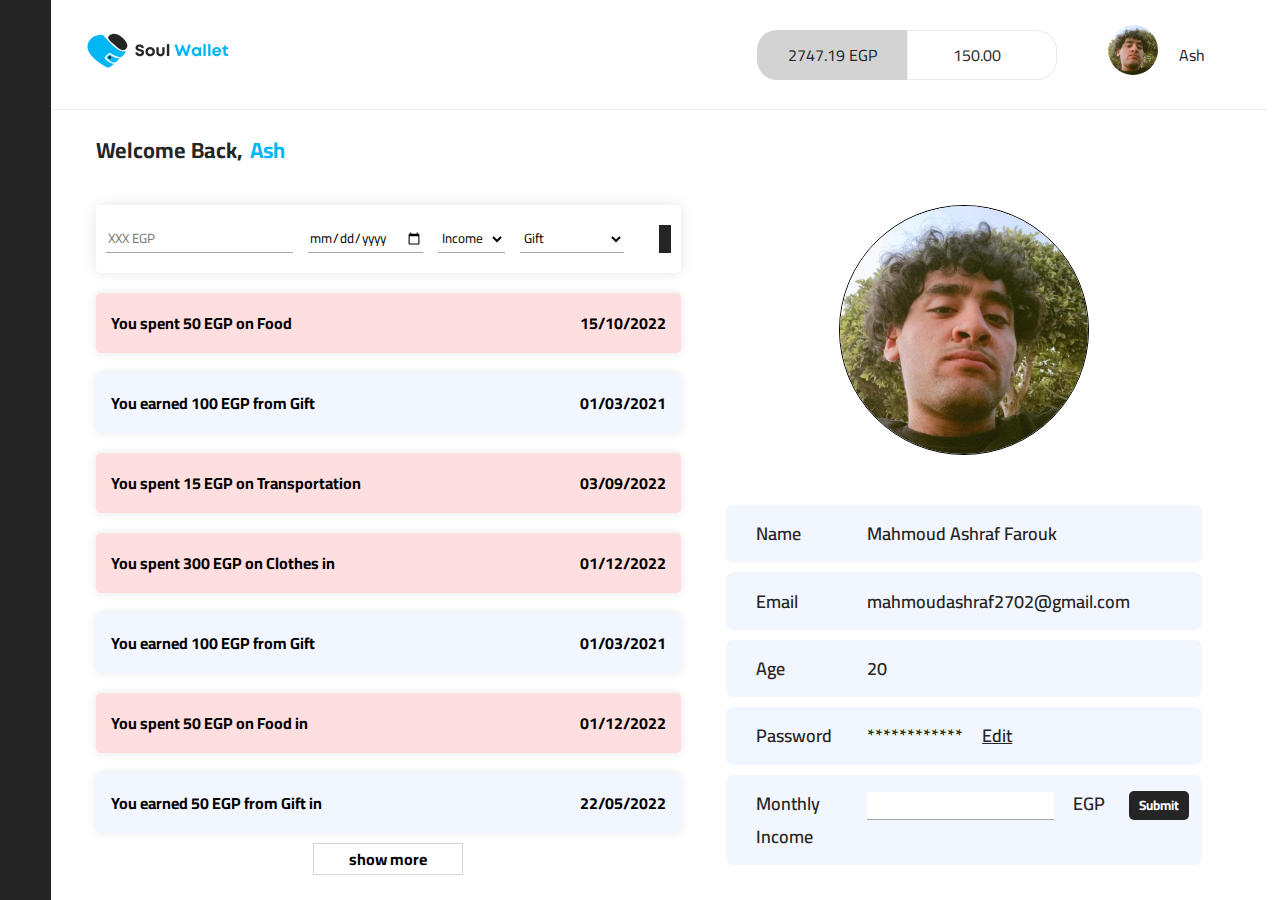
<file: index.html>
<!DOCTYPE html>
<html lang="en">
  <head>
    <meta charset="UTF-8" />
    <meta http-equiv="X-UA-Compatible" content="IE=edge" />
    <meta name="viewport" content="width=device-width, initial-scale=1.0" />
    <link rel="stylesheet" href="style/home.css" />
    <link rel="preconnect" href="https://fonts.googleapis.com" />
    <link rel="preconnect" href="https://fonts.gstatic.com" crossorigin />
    <link
      href="https://fonts.googleapis.com/css2?family=Cairo:wght@300;400;600;700&display=swap"
      rel="stylesheet"
    />
    <link
      rel="stylesheet"
      href="https://cdnjs.cloudflare.com/ajax/libs/font-awesome/6.1.1/css/all.min.css"
      integrity="sha512-KfkfwYDsLkIlwQp6LFnl8zNdLGxu9YAA1QvwINks4PhcElQSvqcyVLLD9aMhXd13uQjoXtEKNosOWaZqXgel0g=="
      crossorigin="anonymous"
      referrerpolicy="no-referrer"
    />
    <title>Soul Wallet | Home</title>
  </head>

  <body>
    <div class="wrapper">
      <div class="sidebar">
        <div class="icons">
          <div class="top">
            <i class="fa-solid fa-wallet"></i>
            <i class="fas fa-exchange-alt"></i>
            <i class="far fa-user"></i>
            <i class="fas fa-cogs"></i>
          </div>
          <div class="bottom">
            <a href="login.html" class="no-underline"
              ><i class="fa-solid fa-arrow-right-from-bracket"></i
            ></a>
          </div>
        </div>
      </div>
      <div class="main">
        <nav>
          <div class="logo">
            <img src="images/logo.png" alt="logo" />
          </div>
          <div class="right-nav">
            <div class="money">
              <div class="EGP flex">2747.19 EGP</div>
              <div class="nav-Dollars flex">
                150.00 <span></span> <i class="fa-solid fa-dollar-sign"></i>
              </div>
            </div>
            <div class="profile">
              <div class="image"><img src="images/ash.png" alt="" /></div>
              <div class="name">Ash</div>
              <i class="fas fa-chevron-down"></i>
            </div>
          </div>
        </nav>
        <div class="welcome-msg">Welcome Back, <span>Ash</span></div>
        <div class="page">
          <div class="e-wallet">
            <div class="add">
              <input type="number" placeholder="XXX EGP " />
              <input type="date" />
              <select>
                <option value="0">Income</option>
                <option value="1">Expense</option>
              </select>
              <select>
                <option value="0">Gift</option>
                <option value="1">Rent</option>
                <option value="1">Clothes</option>
                <option value="1">Food</option>
                <option value="1">Transportation</option>
              </select>
              <button><i class="fa-solid fa-plus"></i></button>
            </div>
            <div class="reports">
              <div class="report">
                <div>You spent 50 EGP on Food</div>
                <span>15/10/2022</span>
              </div>
              <div class="report earn">
                <div>You earned 100 EGP from Gift</div>
                <span>01/03/2021</span>
              </div>
              <div class="report">
                <div>You spent 15 EGP on Transportation</div>
                <span>03/09/2022</span>
              </div>
              <div class="report">
                <div>You spent 300 EGP on Clothes in</div>
                <span>01/12/2022</span>
              </div>
              <div class="report earn">
                <div>You earned 100 EGP from Gift</div>
                <span>01/03/2021</span>
              </div>
              <div class="report">
                <div>You spent 50 EGP on Food in</div>
                <span>01/12/2022</span>
              </div>
              <div class="report earn">
                <div>You earned 50 EGP from Gift in</div>
                <span>22/05/2022</span>
              </div>
            </div>
            <div class="show">show more</div>
          </div>
          <div class="profile-overview">
            <div class="image">
              <img src="images/ash.png" />
            </div>
            <div class="right-page-body">
              <div class="row">
                <div class="col">Name</div>
                <div class="col">Mahmoud Ashraf Farouk</div>
              </div>
              <div class="row">
                <div class="col">Email</div>
                <div class="col">mahmoudashraf2702@gmail.com</div>
              </div>
              <div class="row">
                <div class="col">Age</div>
                <div class="col">20</div>
              </div>
              <div class="row">
                <div class="col">Password</div>
                <div class="col">************ <span>Edit</span></div>
              </div>
              <div class="row">
                <div class="col">Monthly Income</div>
                <div class="col">
                  <input type="number" /> EGP <button>Submit</button>
                </div>
              </div>
            </div>
          </div>
        </div>
      </div>
    </div>
  </body>
</html>
</file>
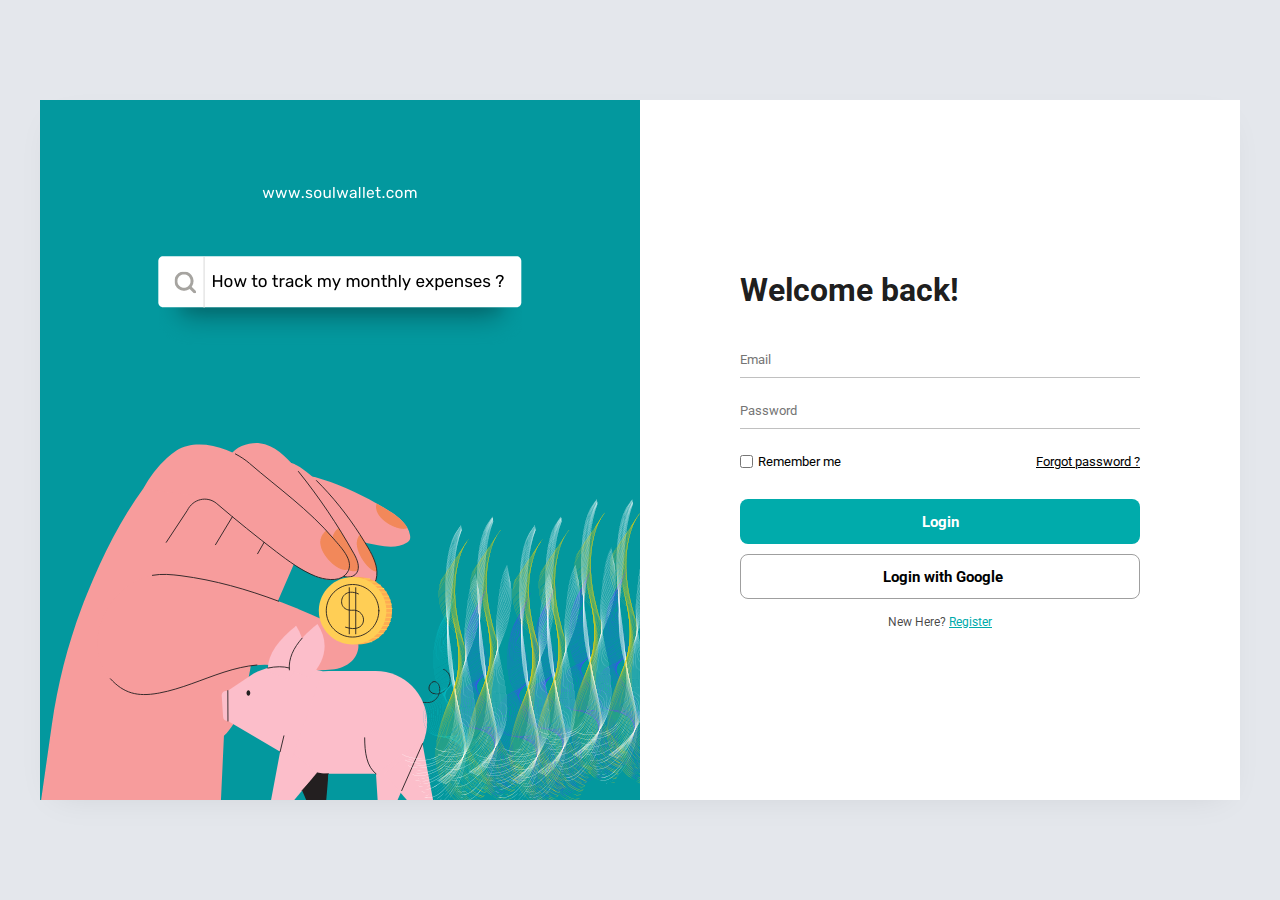
<file: login.html>
<!DOCTYPE html>
<html lang="en">
  <head>
    <meta charset="UTF-8" />
    <meta http-equiv="X-UA-Compatible" content="IE=edge" />
    <meta name="viewport" content="width=device-width, initial-scale=1.0" />
    <title>Soul Wallet | Login</title>
    <link rel="stylesheet" href="style/login.css" />
    <link
      rel="stylesheet"
      href="https://cdnjs.cloudflare.com/ajax/libs/font-awesome/6.1.1/css/all.min.css"
      integrity="sha512-KfkfwYDsLkIlwQp6LFnl8zNdLGxu9YAA1QvwINks4PhcElQSvqcyVLLD9aMhXd13uQjoXtEKNosOWaZqXgel0g=="
      crossorigin="anonymous"
      referrerpolicy="no-referrer"
    />
  </head>
  <body>
    <div class="container">
      <div class="right-side"></div>
      <div class="left-side">
        <div class="head">
          <div class="header">Welcome back!</div>
          <!-- <div class="slogan">
            Take the full vision with Soul <span>wallet</span>.
          </div> -->
        </div>
        <form>
          <input type="text" placeholder="Email" />
          <input type="password" placeholder="Password" />
          <div class="remember-forgot">
            <div class="remember">
              <input name="remember" type="checkbox" />
              <label for="remember">Remember me </label>
            </div>
            <div class="forget">Forgot password ?</div>
          </div>
          <button>Login</button>
          <button><i class="fa-brands fa-google"></i> Login with Google</button>
        </form>
        <div class="login-link">
          New Here? <a href="register.html">Register</a>
        </div>
      </div>
    </div>
  </body>
</html>
</file>
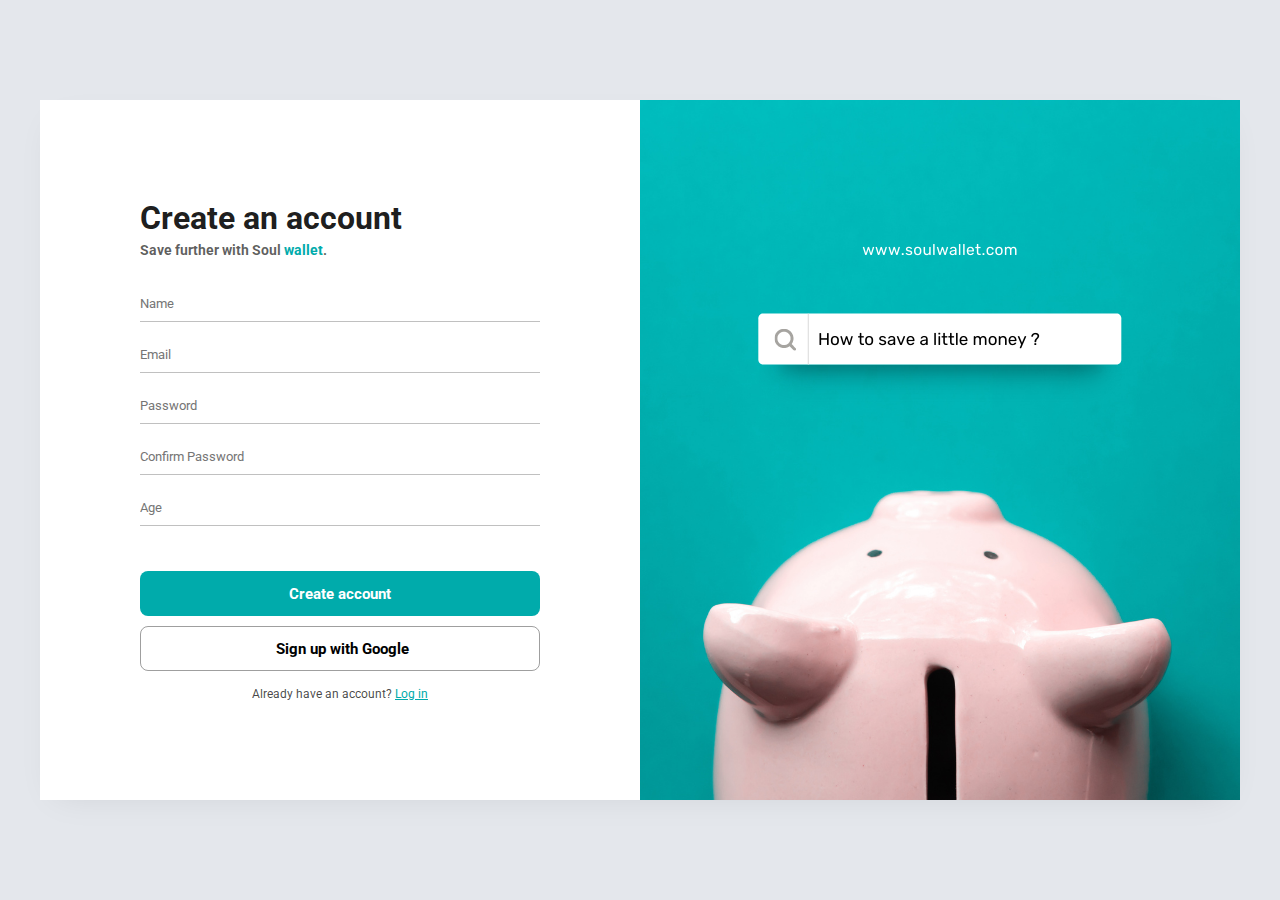
<file: register.html>
<!DOCTYPE html>
<html lang="en">
  <head>
    <meta charset="UTF-8" />
    <meta http-equiv="X-UA-Compatible" content="IE=edge" />
    <meta name="viewport" content="width=device-width, initial-scale=1.0" />
    <title>Soul Wallet | Register</title>
    <link rel="stylesheet" href="style/register.css" />
    <link
      rel="stylesheet"
      href="https://cdnjs.cloudflare.com/ajax/libs/font-awesome/6.1.1/css/all.min.css"
      integrity="sha512-KfkfwYDsLkIlwQp6LFnl8zNdLGxu9YAA1QvwINks4PhcElQSvqcyVLLD9aMhXd13uQjoXtEKNosOWaZqXgel0g=="
      crossorigin="anonymous"
      referrerpolicy="no-referrer"
    />
  </head>
  <body>
    <div class="container">
      <div class="left-side">
        <div class="head">
          <div class="header">Create an account</div>
          <div class="slogan">Save further with Soul <span>wallet</span>.</div>
        </div>
        <form>
          <input type="text" placeholder="Name" />
          <input type="text" placeholder="Email" />
          <input type="password" placeholder="Password" />
          <input type="password" placeholder="Confirm Password" />
          <input type="number" placeholder="Age" />
          <button>Create account</button>
          <button>
            <i class="fa-brands fa-google"></i> Sign up with Google
          </button>
        </form>
        <div class="login-link">
          Already have an account? <a href="login.html">Log in</a>
        </div>
      </div>
      <div class="right-side"></div>
    </div>
  </body>
</html>
</file>
<file: style/home.css>
* {
  box-sizing: border-box;
  font-family: "Cairo", sans-serif;
}
body {
  margin: 0;
  height: 100vh;
}
:root {
  --mainColor: #252525;
  --secondaryColor: #00b6f5;
}
.wrapper {
  display: flex;
  height: 100%;
}
.sidebar {
  width: 4%;
  height: 100%;
  background-color: var(--mainColor);
  display: flex;
  justify-content: center;
  padding-top: 130px;
}
.icons {
  display: flex;
  flex-direction: column;
  justify-content: space-between;
  padding-bottom: 30px;
}
i {
  cursor: pointer;
}
.icons i {
  color: white;
  width: 50px;
  height: 55px;
  display: flex;
  justify-content: center;
  align-items: center;
}
.icons i:hover {
  background-color: #3a3939;
  transition: 0.3s;
  border-radius: 4px;
}

.main {
  width: 95%;
}
nav {
  width: 100%;
  display: flex;
  justify-content: space-between;
  padding: 15px 20px;
  border-bottom: 1px #00000014 solid;
}
.right-nav {
  display: flex;
  align-items: center;
}
.money {
  display: flex;
  margin-right: 30px;
  align-items: center;
}
.EGP {
  background-color: #25252534;
  border-top-left-radius: 20px;
  border-bottom-left-radius: 20px;
  width: 150px;
  height: 50px;
  color: var(--mainColor);
}
.nav-Dollars {
  border-top-right-radius: 20px;
  border-bottom-right-radius: 20px;
  width: 150px;
  height: 50px;
  border: 1px rgba(17, 17, 17, 0.089) solid;
  border-left-color: #eef2fe;
  color: var(--mainColor);
}
.nav-Dollars span {
  width: 10px;
}
.profile {
  display: flex;
  height: 50px;
  width: 160px;
  align-items: center;
  justify-content: space-evenly;
  color: var(--mainColor);
}
.profile .image {
  width: 50px;
  height: 5 0px;
}
.profile img {
  width: 100%;
  border-radius: 50%;
}

.flex {
  display: flex;
  justify-content: center;
  align-items: center;
}
.welcome-msg {
  height: 80px;
  display: flex;
  align-items: center;
  padding-left: 45px;
  font-size: 22px;
  color: var(--mainColor);
  font-weight: bold;
}
.welcome-msg span {
  margin-left: 8px;
  color: var(--secondaryColor);
}

.page {
  display: grid;
  grid-template-columns: 2fr 3fr;
  gap: 25px;
  width: 100%;
  padding: 15px 45px;
}
.e-wallet .add {
  display: grid;
  grid-template-columns: 4fr 2fr 2fr 2fr 1fr;
  gap: 15px;
  padding: 20px 10px;
  box-shadow: 0px 0px 15px rgb(0 0 0 / 10%);
  border-radius: 5px;
}

.add input,
.add select {
  outline: none;
  border: none;
  border-bottom: 1px solid rgba(0, 0, 0, 0.349);
  background-color: transparent;
}
.add button {
  outline: none;
  border: none;
  cursor: pointer;
  margin-left: 20px;
  background-color: #252525;
  color: white;
  transition: 0.3s;
}
.add button:hover {
  background-color: #504f4f;
}

.e-wallet .reports {
  display: grid;
}
.e-wallet .reports .report {
  margin-top: 20px;
  padding: 15px 15px;
  background-color: #f5000021;
  box-shadow: 0px 0px 10px rgb(0 0 0 / 10%);
  border-radius: 5px;
  font-weight: bold;
  color: black;
  display: flex;
  justify-content: space-between;
}
.earn {
  background-color: #f2f6fe !important;
}
.show {
  text-align: center;
  cursor: pointer;
  border: 1px solid rgba(0, 0, 0, 0.171);
  margin: 10px auto;
  width: 150px;
  transition: 0.3s;
  font-weight: bold;
}
.show:hover {
  background-color: var(--mainColor);
  color: white;
  border-radius: 5px;
}
.profile-overview .image {
  display: flex;
  width: 250px;
  border-radius: 50%;
  overflow: hidden;
  margin: auto;
  border: 1px solid black;
}
.profile-overview .image img {
  width: 100%;
}
.right-page-body {
  padding: 50px 20px 20px 20px;
  display: grid;
  row-gap: 10px;
}
.row {
  background-color: #f2f6fe;
  border-radius: 7px;
  display: grid;
  grid-template-columns: 2fr 6fr;
  padding: 12.2px 0px;
  padding-left: 30px;
  color: var(--mainColor);
  font-size: 18px;
  font-weight: 600;
}
.row input {
  outline: none;
  border: none;
  border-bottom: 1px solid rgba(0, 0, 0, 0.356);
  margin-right: 15px;
}
.row button {
  outline: none;
  border: none;
  cursor: pointer;
  margin-left: 20px;
  background-color: #252525;
  color: white;
  font-weight: bold;
  padding: 2px 10px;
  border-radius: 5px;
}
.row span {
  margin-left: 15px;
  text-decoration: underline;
  cursor: pointer;
}

.no-underline{
  text-decoration: none;
}
</file>
<file: style/login.css>
@import url("https://fonts.googleapis.com/css2?family=Roboto:ital,wght@0,100;0,300;0,400;0,500;0,700;0,900;1,100;1,300;1,400;1,500;1,700;1,900&display=swap");

* {
  margin: 0;
  padding: 0;
  font-family: "Roboto", sans-serif;
}
body {
  height: 100vh;
  width: 100%;
  display: grid;
  place-content: center;
  background-color: #e4e7ec;
}

.container {
  width: 1200px;
  height: 700px;
  display: grid;
  grid-template-columns: 1fr 1fr;
  background-color: #fff;
  overflow: hidden;
  box-shadow: 0px 10px 34px -16px rgba(0, 0, 0, 0.1);
}

.right-side {
  background-image: url("../images/soulWallet.png");
  background-size: cover;
}

.left-side {
  display: grid;
  place-content: center;
}
.left-side .header {
  font-size: 32px;
  font-weight: bold;
  color: rgba(0, 0, 0, 0.897);
  margin-bottom: 5px;
}

.left-side .head {
  margin-bottom: 28px;
}
.left-side form {
  display: flex;
  flex-direction: column;
}
.left-side form input:not(.remember-forgot input) {
  margin-bottom: 15px;
  width: 400px;
  height: 35px;
  outline: none;
  border: none;
  border-bottom: 1px solid rgba(0, 0, 0, 0.247);
}

.remember-forgot {
  display: flex;
  font-size: 13px;
  justify-content: space-between;
  margin-top: 10px;
}
.remember {
  display: flex;
}
.remember-forgot input {
  margin-right: 5px;
  align-items: center;
}
.forget {
  text-decoration: underline;
  cursor: pointer;
}

.left-side form button:first-of-type {
  margin-top: 30px;
}

.left-side form button {
  height: 45px;
  border-radius: 8px;
  border: none;
  margin-bottom: 10px;
  background-color: #00abab;
  color: white;
  font-weight: bold;
  font-size: 15px;
  cursor: pointer;
}
.left-side form button:last-of-type {
  border: 1px solid rgba(0, 0, 0, 0.377);
  background-color: initial;
  color: black;
  transition: 0.3s;
}
i {
  margin-right: 5px;
}
.left-side form button:last-of-type:hover {
  background-color: #00abab;
  border: none;
  color: white;
}
.login-link {
  text-align: center;
  font-size: 12px;
  margin-top: 6px;
  color: #000000ba;
}
.login-link a {
  color: #00abab;
}
.login-link a:visited {
  color: #019999;
}
</file>
<file: style/register.css>
@import url("https://fonts.googleapis.com/css2?family=Roboto:ital,wght@0,100;0,300;0,400;0,500;0,700;0,900;1,100;1,300;1,400;1,500;1,700;1,900&display=swap");

* {
  margin: 0;
  padding: 0;
  font-family: "Roboto", sans-serif;
}
body {
  height: 100vh;
  width: 100%;
  display: grid;
  place-content: center;
  background-color: #e4e7ec;
}

.container {
  width: 1200px;
  height: 700px;
  display: grid;
  grid-template-columns: 1fr 1fr;
  background-color: #fff;
  overflow: hidden;
  box-shadow: 0px 10px 34px -16px rgba(0, 0, 0, 0.1);
}

.right-side {
  background-image: url("../images/cover.png");
  background-size: cover;
}

.left-side {
  display: grid;
  place-content: center;
}
.left-side .header {
  font-size: 32px;
  font-weight: bold;
  color: rgba(0, 0, 0, 0.897);
  margin-bottom: 5px;
}
.left-side .slogan {
  font-size: 14px;
  color: rgba(0, 0, 0, 0.637);
  font-weight: bold;
}
.left-side .slogan span {
  color: #00abab;
}
.left-side .head {
  margin-bottom: 28px;
}
.left-side form {
  display: flex;
  flex-direction: column;
}
.left-side form input {
  margin-bottom: 15px;
  width: 400px;
  height: 35px;
  outline: none;
  border: none;
  border-bottom: 1px solid rgba(0, 0, 0, 0.247);
}

.left-side form button:first-of-type {
  margin-top: 30px;
}

.left-side form button {
  height: 45px;
  border-radius: 8px;
  border: none;
  margin-bottom: 10px;
  background-color: #00abab;
  color: white;
  font-weight: bold;
  font-size: 15px;
  cursor: pointer;
}
.left-side form button:last-of-type {
  border: 1px solid rgba(0, 0, 0, 0.377);
  background-color: initial;
  color: black;
  transition: 0.3s;
}
i {
  margin-right: 5px;
}
.left-side form button:last-of-type:hover {
  background-color: #00abab;
  border: none;
  color: white;
}
.login-link {
  text-align: center;
  font-size: 12px;
  margin-top: 6px;
  color: #000000ba;
}
.login-link a {
  color: #00abab;
}
.login-link a:visited {
  color: #019999;
}
</file>
